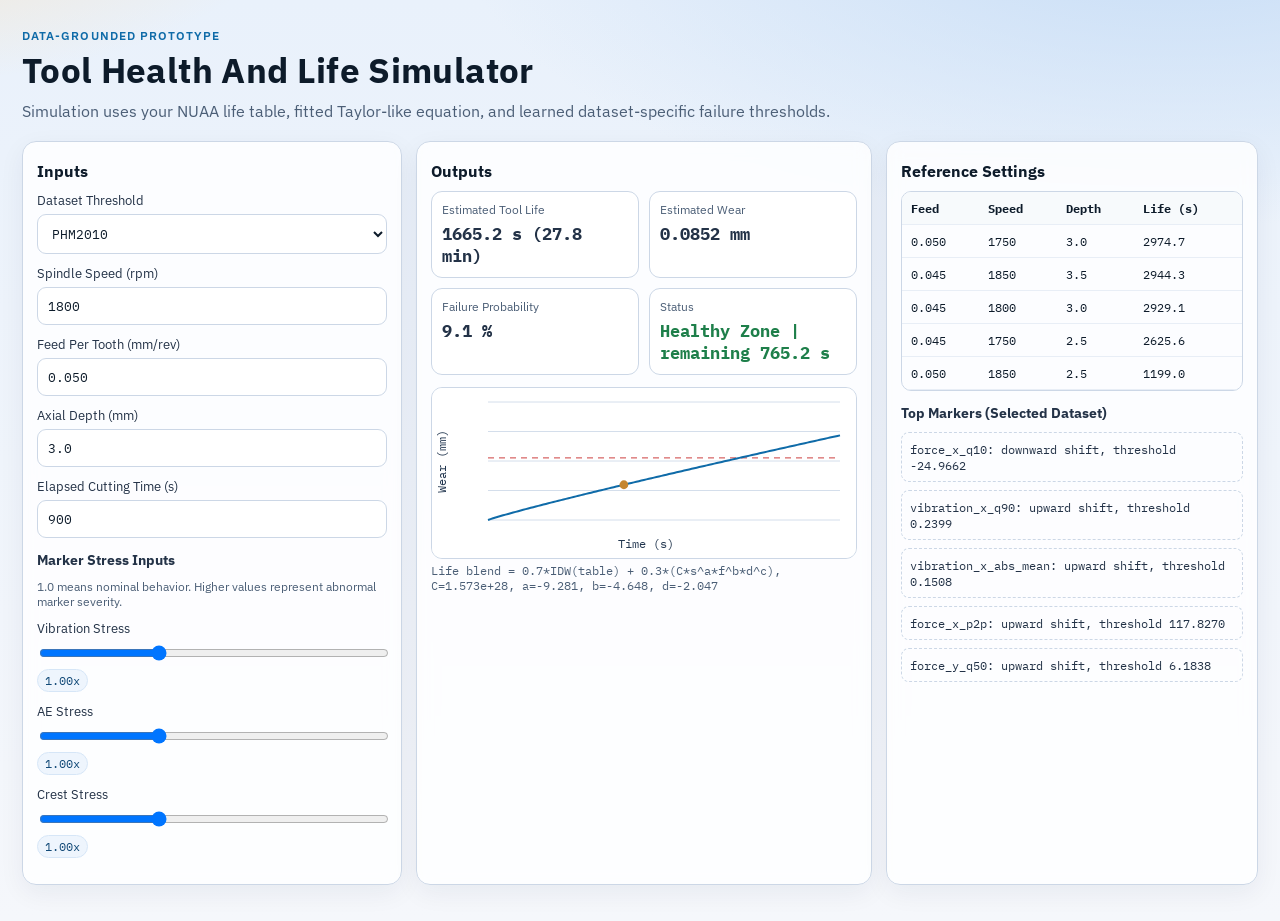
<file: simulator-web/index.html>
<!doctype html>
<html lang="en">
<head>
  <meta charset="utf-8">
  <meta name="viewport" content="width=device-width, initial-scale=1">
  <title>Tool Life Simulator</title>
  <link rel="preconnect" href="https://fonts.googleapis.com">
  <link rel="preconnect" href="https://fonts.gstatic.com" crossorigin>
  <link href="https://fonts.googleapis.com/css2?family=IBM+Plex+Mono:wght@400;500&family=IBM+Plex+Sans:wght@400;500;600&display=swap" rel="stylesheet">
  <link rel="stylesheet" href="styles.css">
</head>
<body>
  <div class="page">
    <header class="hero">
      <p class="eyebrow">Data-Grounded Prototype</p>
      <h1>Tool Health And Life Simulator</h1>
      <p class="subtitle">
        Simulation uses your NUAA life table, fitted Taylor-like equation, and learned dataset-specific failure thresholds.
      </p>
    </header>

    <main class="layout">
      <section class="panel">
        <h2>Inputs</h2>
        <div class="form-grid">
          <label>
            Dataset Threshold
            <select id="datasetSelect"></select>
          </label>

          <label>
            Spindle Speed (rpm)
            <input id="spindleInput" type="number" min="1700" max="1900" step="10" value="1800">
          </label>

          <label>
            Feed Per Tooth (mm/rev)
            <input id="feedInput" type="number" min="0.040" max="0.060" step="0.001" value="0.050">
          </label>

          <label>
            Axial Depth (mm)
            <input id="depthInput" type="number" min="2.4" max="3.6" step="0.1" value="3.0">
          </label>

          <label>
            Elapsed Cutting Time (s)
            <input id="timeInput" type="number" min="0" max="5000" step="10" value="900">
          </label>
        </div>

        <h3>Marker Stress Inputs</h3>
        <p class="muted">1.0 means nominal behavior. Higher values represent abnormal marker severity.</p>
        <div class="form-grid">
          <label>
            Vibration Stress
            <input id="vibStress" type="range" min="0.5" max="2.0" step="0.05" value="1.0">
            <span id="vibStressValue" class="chip">1.00x</span>
          </label>
          <label>
            AE Stress
            <input id="aeStress" type="range" min="0.5" max="2.0" step="0.05" value="1.0">
            <span id="aeStressValue" class="chip">1.00x</span>
          </label>
          <label>
            Crest Stress
            <input id="crestStress" type="range" min="0.5" max="2.0" step="0.05" value="1.0">
            <span id="crestStressValue" class="chip">1.00x</span>
          </label>
        </div>
      </section>

      <section class="panel">
        <h2>Outputs</h2>
        <div class="cards">
          <article class="card">
            <p>Estimated Tool Life</p>
            <h3 id="lifeText">-</h3>
          </article>
          <article class="card">
            <p>Estimated Wear</p>
            <h3 id="wearText">-</h3>
          </article>
          <article class="card">
            <p>Failure Probability</p>
            <h3 id="failureText">-</h3>
          </article>
          <article class="card">
            <p>Status</p>
            <h3 id="statusText">-</h3>
          </article>
        </div>

        <div class="chart-wrap">
          <canvas id="trajectoryCanvas" width="900" height="360"></canvas>
        </div>
        <p class="muted mono" id="equationText">-</p>
      </section>

      <section class="panel">
        <h2>Reference Settings</h2>
        <div class="table-wrap">
          <table>
            <thead>
              <tr>
                <th>Feed</th>
                <th>Speed</th>
                <th>Depth</th>
                <th>Life (s)</th>
              </tr>
            </thead>
            <tbody id="bestTableBody"></tbody>
          </table>
        </div>

        <h3>Top Markers (Selected Dataset)</h3>
        <ul id="markersList" class="markers"></ul>
      </section>
    </main>
  </div>

  <script src="app.js"></script>
</body>
</html>
</file>
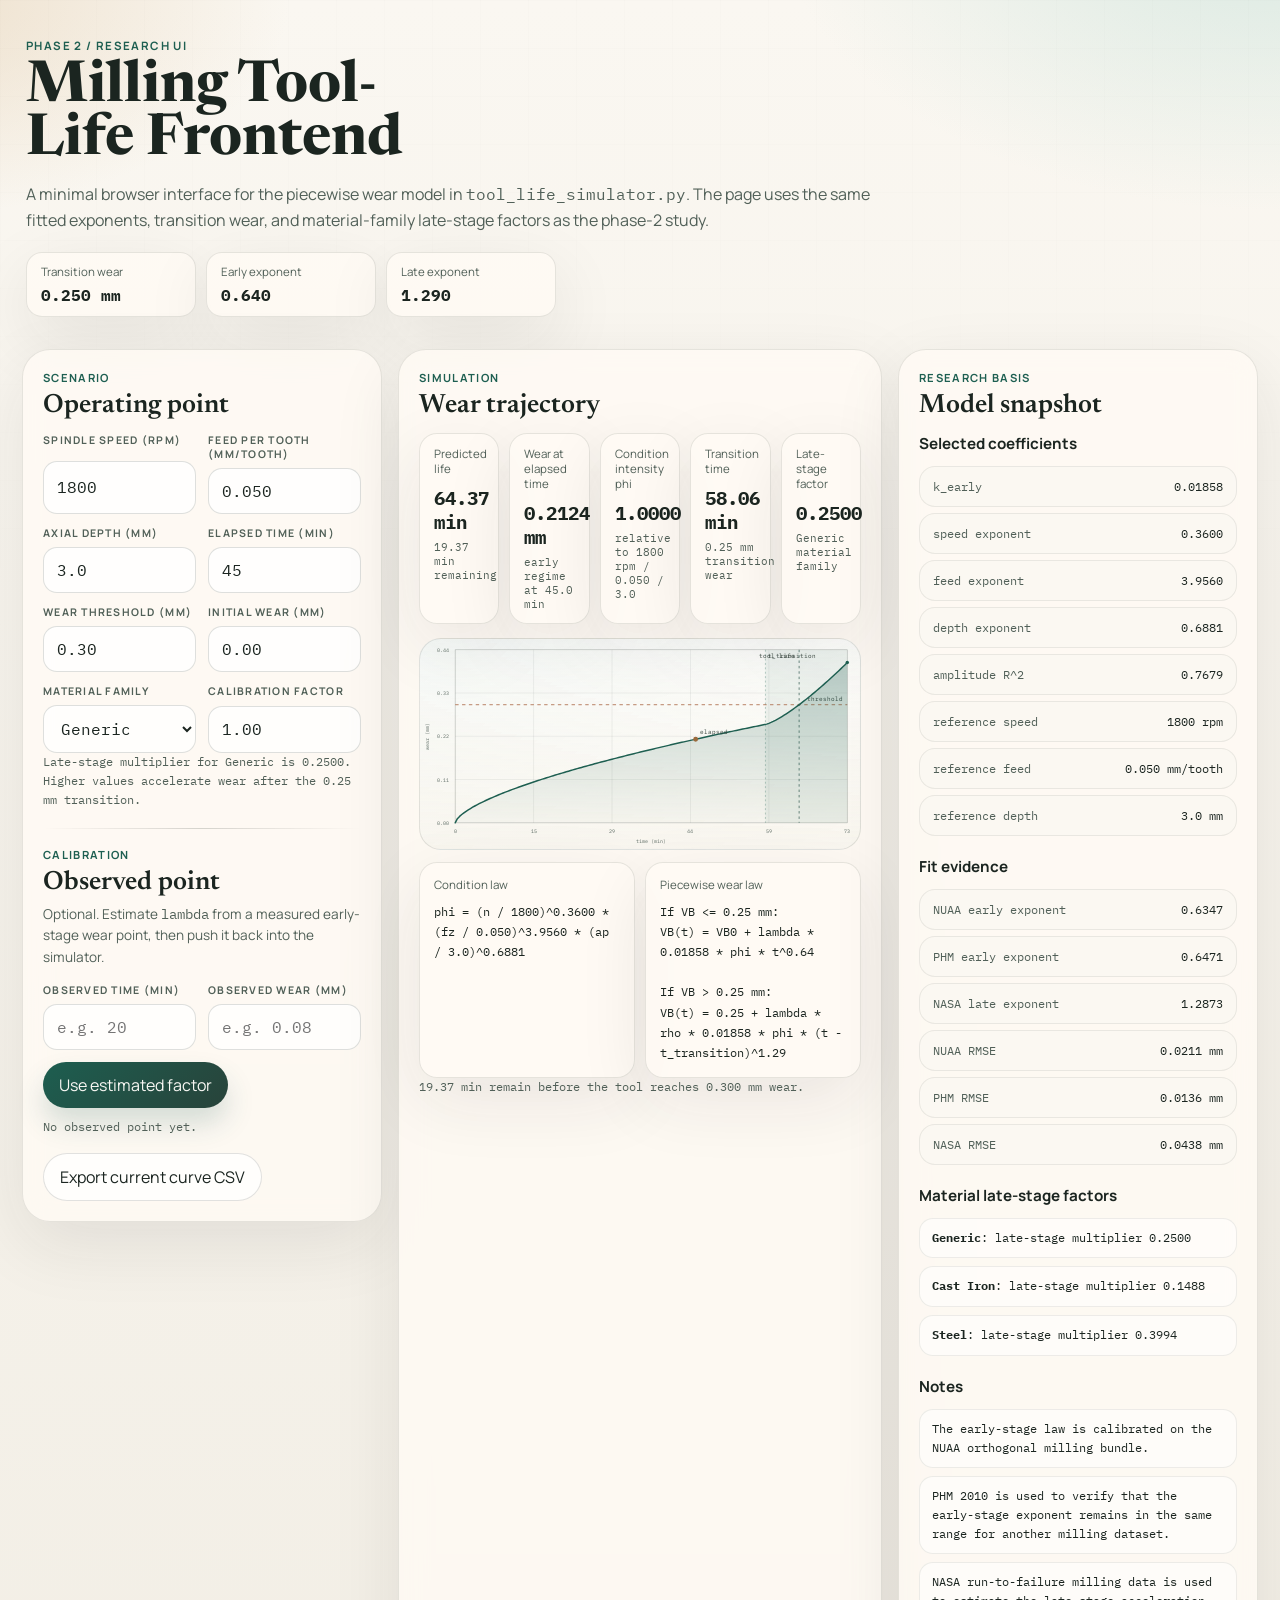
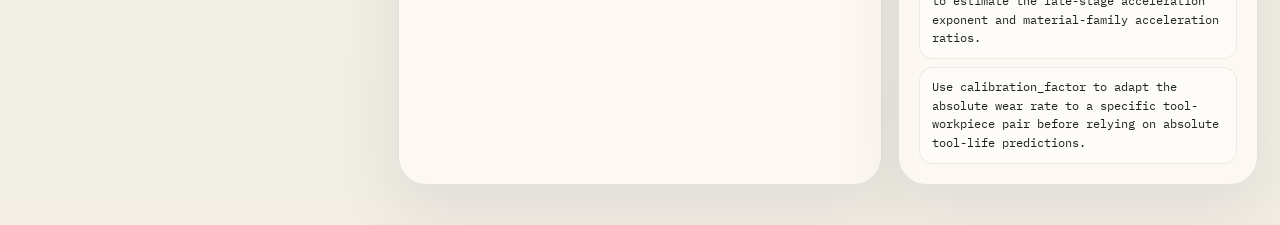
<file: phase -2/frontend/index.html>
<!doctype html>
<html lang="en">
<head>
  <meta charset="utf-8">
  <meta name="viewport" content="width=device-width, initial-scale=1">
  <title>Phase 2 Tool-Life Frontend</title>
  <link rel="preconnect" href="https://fonts.googleapis.com">
  <link rel="preconnect" href="https://fonts.gstatic.com" crossorigin>
  <link href="https://fonts.googleapis.com/css2?family=IBM+Plex+Mono:wght@400;500;600&family=Manrope:wght@400;500;600;700&family=Newsreader:opsz,wght@6..72,500;6..72,700&display=swap" rel="stylesheet">
  <link rel="stylesheet" href="styles.css">
</head>
<body>
  <div class="page">
    <header class="hero">
      <p class="eyebrow">Phase 2 / Research UI</p>
      <h1>Milling Tool-Life Frontend</h1>
      <p class="lede">
        A minimal browser interface for the piecewise wear model in <span class="mono">tool_life_simulator.py</span>.
        The page uses the same fitted exponents, transition wear, and material-family late-stage factors as the phase-2 study.
      </p>
      <div class="hero-badges">
        <div class="hero-badge">
          <span>Transition wear</span>
          <strong id="transitionWearChip">-</strong>
        </div>
        <div class="hero-badge">
          <span>Early exponent</span>
          <strong id="earlyExponentChip">-</strong>
        </div>
        <div class="hero-badge">
          <span>Late exponent</span>
          <strong id="lateExponentChip">-</strong>
        </div>
      </div>
    </header>

    <main class="workspace">
      <section class="panel controls">
        <div class="panel-head">
          <p class="kicker">Scenario</p>
          <h2>Operating point</h2>
        </div>
        <div class="form-grid">
          <label>
            <span class="label-text">Spindle speed (rpm)</span>
            <input id="speedInput" type="number" min="100" step="10" value="1800">
          </label>

          <label>
            <span class="label-text">Feed per tooth (mm/tooth)</span>
            <input id="feedInput" type="number" min="0.001" step="0.001" value="0.050">
          </label>

          <label>
            <span class="label-text">Axial depth (mm)</span>
            <input id="depthInput" type="number" min="0.1" step="0.1" value="3.0">
          </label>

          <label>
            <span class="label-text">Elapsed time (min)</span>
            <input id="elapsedInput" type="number" min="0" step="1" value="45">
          </label>

          <label>
            <span class="label-text">Wear threshold (mm)</span>
            <input id="thresholdInput" type="number" min="0.01" step="0.01" value="0.30">
          </label>

          <label>
            <span class="label-text">Initial wear (mm)</span>
            <input id="initialWearInput" type="number" min="0" step="0.01" value="0.00">
          </label>

          <label>
            <span class="label-text">Material family</span>
            <select id="materialInput">
              <option value="generic">Generic</option>
              <option value="cast_iron">Cast iron</option>
              <option value="steel">Steel</option>
            </select>
          </label>

          <label>
            <span class="label-text">Calibration factor</span>
            <input id="calibrationInput" type="number" min="0.01" step="0.01" value="1.00">
          </label>
        </div>

        <p class="support" id="materialHint">-</p>

        <div class="panel-divider"></div>

        <div class="panel-head compact-head">
          <p class="kicker">Calibration</p>
          <h2>Observed point</h2>
        </div>
        <p class="muted">
          Optional. Estimate <span class="mono">lambda</span> from a measured early-stage wear point, then push it back into the simulator.
        </p>
        <div class="form-grid compact-grid">
          <label>
            <span class="label-text">Observed time (min)</span>
            <input id="observedTimeInput" type="number" min="0" step="1" placeholder="e.g. 20">
          </label>

          <label>
            <span class="label-text">Observed wear (mm)</span>
            <input id="observedWearInput" type="number" min="0" step="0.001" placeholder="e.g. 0.08">
          </label>
        </div>

        <div class="action-row">
          <button id="calibrateButton" type="button">Use estimated factor</button>
          <span class="support mono" id="calibrationEstimate">No observed point yet.</span>
        </div>

        <div class="button-row">
          <button id="exportCsvButton" type="button" class="secondary">Export current curve CSV</button>
        </div>
      </section>

      <section class="panel visualization">
        <div class="panel-head">
          <p class="kicker">Simulation</p>
          <h2>Wear trajectory</h2>
        </div>

        <div class="metric-grid">
          <article class="metric">
            <p>Predicted life</p>
            <h3 id="lifeMetric">-</h3>
            <span id="lifeSubMetric">-</span>
          </article>

          <article class="metric">
            <p>Wear at elapsed time</p>
            <h3 id="wearMetric">-</h3>
            <span id="wearSubMetric">-</span>
          </article>

          <article class="metric">
            <p>Condition intensity phi</p>
            <h3 id="phiMetric">-</h3>
            <span id="phiSubMetric">-</span>
          </article>

          <article class="metric">
            <p>Transition time</p>
            <h3 id="transitionMetric">-</h3>
            <span id="transitionSubMetric">-</span>
          </article>

          <article class="metric">
            <p>Late-stage factor</p>
            <h3 id="lateFactorMetric">-</h3>
            <span id="lateFactorSubMetric">-</span>
          </article>
        </div>

        <div class="chart-shell">
          <svg id="curveChart" viewBox="0 0 900 430" role="img" aria-label="Predicted wear curve"></svg>
        </div>

        <div class="equation-grid">
          <div class="equation-card">
            <p>Condition law</p>
            <code id="conditionEquation">-</code>
          </div>
          <div class="equation-card">
            <p>Piecewise wear law</p>
            <code id="wearEquation">-</code>
          </div>
        </div>

        <p class="support" id="statusLine">-</p>
      </section>

      <aside class="panel research">
        <div class="panel-head">
          <p class="kicker">Research Basis</p>
          <h2>Model snapshot</h2>
        </div>

        <div class="data-block">
          <h3>Selected coefficients</h3>
          <div id="coeffTable" class="data-table"></div>
        </div>

        <div class="data-block">
          <h3>Fit evidence</h3>
          <div id="evidenceTable" class="data-table"></div>
        </div>

        <div class="data-block">
          <h3>Material late-stage factors</h3>
          <ul id="materialList" class="clean-list"></ul>
        </div>

        <div class="data-block">
          <h3>Notes</h3>
          <ul id="notesList" class="clean-list"></ul>
        </div>
      </aside>
    </main>
  </div>

  <script>
    window.__PHASE2_MODEL__ = {
      "model_name": "phase2_bi_regime_milling_wear_law",
      "equation_family": "piecewise_power_law",
      "transition_wear_mm": 0.25,
      "units": {
        "wear": "mm",
        "time": "minutes",
        "speed": "rpm",
        "feed": "mm/tooth",
        "depth": "mm"
      },
      "selected_coefficients": {
        "early_exponent": 0.64,
        "late_exponent": 1.29,
        "reference_speed_rpm": 1800.0,
        "reference_feed_mm_tooth": 0.05,
        "reference_depth_mm": 3.0,
        "k_early": 0.018580943020527416,
        "speed_exponent": 0.3599674808570783,
        "feed_exponent": 3.9560126665030144,
        "depth_exponent": 0.6880734972420561,
        "amplitude_r2": 0.7679366531421956,
        "late_stage_factor_by_material_family": {
          "generic": 0.25,
          "cast_iron": 0.1488,
          "steel": 0.3994
        }
      },
      "evidence": {
        "nuaa_early_exponent_raw": 0.6346675198604554,
        "phm_early_exponent_raw": 0.6471159036132794,
        "nasa_late_exponent_raw": 1.2873022539938623,
        "nuaa_early_rmse_mm": 0.021129073209075803,
        "phm_early_rmse_mm": 0.013622547359905953,
        "nasa_late_rmse_mm": 0.04376000521170236
      },
      "equations": {
        "condition_intensity_phi": "(speed_rpm / 1800)^speed_exponent * (feed_mm_tooth / 0.05)^feed_exponent * (depth_mm / 3.0)^depth_exponent",
        "early_regime": "wear_mm = initial_wear_mm + calibration_factor * k_early * phi * time_min^early_exponent",
        "late_regime": "wear_mm = transition_wear_mm + calibration_factor * late_stage_factor * k_early * phi * (time_min - transition_time_min)^late_exponent"
      },
      "notes": [
        "The early-stage law is calibrated on the NUAA orthogonal milling bundle.",
        "PHM 2010 is used to verify that the early-stage exponent remains in the same range for another milling dataset.",
        "NASA run-to-failure milling data is used to estimate the late-stage acceleration exponent and material-family acceleration ratios.",
        "Use calibration_factor to adapt the absolute wear rate to a specific tool-workpiece pair before relying on absolute tool-life predictions."
      ]
    };
  </script>
  <script src="app.js"></script>
</body>
</html>
</file>
<file: simulator-web/styles.css>
:root {
  --bg-0: #f5f7fb;
  --bg-1: #e9f1fb;
  --ink-0: #0d1b2a;
  --ink-1: #233247;
  --ink-2: #4b5e76;
  --line: #ccd7e6;
  --accent: #0f6ba8;
  --accent-warm: #c5862f;
  --ok: #1e7f4a;
  --warn: #b37a1a;
  --risk: #b03a2e;
  --card: rgba(255, 255, 255, 0.82);
}

* {
  box-sizing: border-box;
}

body {
  margin: 0;
  font-family: "IBM Plex Sans", "Segoe UI", sans-serif;
  color: var(--ink-0);
  background:
    radial-gradient(1200px 500px at 92% -8%, #c7ddf6 0%, transparent 60%),
    radial-gradient(900px 360px at -12% -10%, #f5e5cc 0%, transparent 50%),
    linear-gradient(180deg, var(--bg-1), var(--bg-0));
}

.page {
  max-width: 1300px;
  margin: 0 auto;
  padding: 28px 22px 36px;
}

.hero {
  margin-bottom: 20px;
  animation: rise 450ms ease both;
}

.hero h1 {
  margin: 4px 0 8px;
  font-size: clamp(1.5rem, 1.25rem + 1.6vw, 2.2rem);
  letter-spacing: 0.01em;
}

.eyebrow {
  margin: 0;
  color: var(--accent);
  text-transform: uppercase;
  letter-spacing: 0.09em;
  font-size: 0.74rem;
  font-weight: 600;
}

.subtitle {
  margin: 0;
  max-width: 940px;
  color: var(--ink-2);
}

.layout {
  display: grid;
  grid-template-columns: 1fr 1.2fr 0.9fr;
  gap: 14px;
}

.panel {
  background: var(--card);
  border: 1px solid var(--line);
  border-radius: 14px;
  padding: 14px;
  backdrop-filter: blur(8px);
  box-shadow: 0 8px 26px rgba(18, 42, 66, 0.06);
  animation: rise 550ms ease both;
}

h2, h3 {
  margin: 4px 0 10px;
}

h2 {
  font-size: 1.02rem;
}

h3 {
  font-size: 0.9rem;
  color: var(--ink-1);
}

.form-grid {
  display: grid;
  gap: 10px;
  margin-bottom: 12px;
}

label {
  display: grid;
  gap: 5px;
  font-size: 0.84rem;
  color: var(--ink-1);
}

input,
select {
  width: 100%;
  border: 1px solid var(--line);
  border-radius: 9px;
  padding: 9px 10px;
  background: rgba(255, 255, 255, 0.95);
  font-family: "IBM Plex Mono", monospace;
  color: var(--ink-0);
}

input[type="range"] {
  padding: 0;
}

.cards {
  display: grid;
  grid-template-columns: repeat(2, minmax(140px, 1fr));
  gap: 10px;
  margin-bottom: 12px;
}

.card {
  border: 1px solid var(--line);
  border-radius: 11px;
  padding: 10px;
  background: rgba(255, 255, 255, 0.78);
}

.card p {
  margin: 0;
  color: var(--ink-2);
  font-size: 0.75rem;
}

.card h3 {
  margin: 6px 0 0;
  font-size: 1.05rem;
  font-family: "IBM Plex Mono", monospace;
}

.chart-wrap {
  border: 1px solid var(--line);
  border-radius: 11px;
  overflow: hidden;
  background: #fff;
}

canvas {
  width: 100%;
  height: auto;
  display: block;
}

.table-wrap {
  overflow-x: auto;
  border: 1px solid var(--line);
  border-radius: 10px;
  margin-bottom: 12px;
}

table {
  width: 100%;
  border-collapse: collapse;
  min-width: 340px;
}

th,
td {
  font-size: 0.78rem;
  padding: 8px 9px;
  border-bottom: 1px solid #e8eef6;
  text-align: left;
  font-family: "IBM Plex Mono", monospace;
}

thead th {
  background: #f7fafc;
}

.markers {
  margin: 8px 0 0;
  padding: 0;
  list-style: none;
  display: grid;
  gap: 8px;
}

.markers li {
  border: 1px dashed var(--line);
  border-radius: 8px;
  padding: 8px;
  font-size: 0.78rem;
  color: var(--ink-1);
  font-family: "IBM Plex Mono", monospace;
}

.chip {
  justify-self: start;
  font-size: 0.74rem;
  background: #eef5fd;
  color: #124a78;
  border: 1px solid #d6e6f7;
  border-radius: 999px;
  padding: 3px 7px;
  font-family: "IBM Plex Mono", monospace;
}

.muted {
  margin: 4px 0 10px;
  color: var(--ink-2);
  font-size: 0.76rem;
}

.mono {
  font-family: "IBM Plex Mono", monospace;
}

@keyframes rise {
  from {
    transform: translateY(10px);
    opacity: 0;
  }
  to {
    transform: translateY(0);
    opacity: 1;
  }
}

@media (max-width: 1080px) {
  .layout {
    grid-template-columns: 1fr;
  }
}
</file>
<file: phase -2/frontend/styles.css>
:root {
  --paper: #f3efe6;
  --paper-strong: rgba(255, 251, 244, 0.82);
  --paper-soft: rgba(250, 247, 241, 0.7);
  --ink: #1b2520;
  --ink-soft: #516058;
  --line: rgba(27, 37, 32, 0.11);
  --accent: #1e5f51;
  --accent-soft: #dfece7;
  --warm: #9a6a3d;
  --warn: #9c6d1f;
  --shadow: 0 22px 70px rgba(28, 37, 31, 0.09);
}

* {
  box-sizing: border-box;
}

html {
  color-scheme: light;
}

body {
  margin: 0;
  color: var(--ink);
  font-family: "Manrope", "Segoe UI", sans-serif;
  background:
    radial-gradient(900px 540px at 100% -5%, rgba(201, 226, 218, 0.7) 0%, transparent 56%),
    radial-gradient(720px 380px at -10% 0%, rgba(229, 209, 180, 0.66) 0%, transparent 58%),
    linear-gradient(180deg, #faf7f1 0%, #f2eee5 100%);
}

body::before {
  content: "";
  position: fixed;
  inset: 0;
  background-image:
    linear-gradient(rgba(27, 37, 32, 0.025) 1px, transparent 1px),
    linear-gradient(90deg, rgba(27, 37, 32, 0.025) 1px, transparent 1px);
  background-size: 48px 48px;
  pointer-events: none;
  mask-image: linear-gradient(180deg, rgba(0, 0, 0, 0.4), transparent 80%);
}

.page {
  position: relative;
  max-width: 1440px;
  margin: 0 auto;
  padding: 32px 22px 40px;
}

.hero {
  margin-bottom: 18px;
  padding: 6px 4px 14px;
  animation: rise 420ms ease both;
}

.eyebrow,
.kicker,
.label-text {
  text-transform: uppercase;
  letter-spacing: 0.12em;
}

.eyebrow {
  margin: 0 0 8px;
  color: var(--accent);
  font-size: 0.72rem;
  font-weight: 700;
}

.hero h1 {
  margin: 0;
  font-family: "Newsreader", Georgia, serif;
  font-size: clamp(2.5rem, 2rem + 2vw, 4rem);
  font-weight: 700;
  line-height: 0.92;
  max-width: 10ch;
}

.lede {
  max-width: 860px;
  margin: 14px 0 0;
  color: var(--ink-soft);
  font-size: 1rem;
  line-height: 1.65;
}

.hero-badges {
  display: flex;
  flex-wrap: wrap;
  gap: 10px;
  margin-top: 18px;
}

.hero-badge,
.metric,
.equation-card {
  background: var(--paper-strong);
  border: 1px solid var(--line);
  box-shadow: var(--shadow);
}

.hero-badge {
  min-width: 170px;
  padding: 11px 14px;
  border-radius: 16px;
  backdrop-filter: blur(12px);
}

.hero-badge span {
  display: block;
  font-size: 0.72rem;
  color: var(--ink-soft);
}

.hero-badge strong {
  display: block;
  margin-top: 6px;
  font-size: 1rem;
  font-family: "IBM Plex Mono", monospace;
}

.workspace {
  display: grid;
  grid-template-columns: minmax(320px, 360px) minmax(0, 1fr) minmax(320px, 360px);
  gap: 16px;
  align-items: start;
}

.panel {
  background: var(--paper-strong);
  border: 1px solid var(--line);
  border-radius: 28px;
  padding: 20px;
  box-shadow: var(--shadow);
  backdrop-filter: blur(14px);
  animation: rise 520ms ease both;
}

.panel-head {
  margin-bottom: 14px;
}

.compact-head {
  margin-bottom: 8px;
}

.kicker {
  margin: 0 0 8px;
  color: var(--accent);
  font-size: 0.7rem;
  font-weight: 700;
}

.panel h2,
.panel h3 {
  margin: 0;
}

.panel h2 {
  font-family: "Newsreader", Georgia, serif;
  font-size: 1.65rem;
  font-weight: 600;
}

.panel h3 {
  font-size: 0.95rem;
}

.form-grid {
  display: grid;
  grid-template-columns: repeat(2, minmax(0, 1fr));
  gap: 12px;
}

.compact-grid {
  margin-bottom: 12px;
}

label {
  display: grid;
  gap: 7px;
}

.label-text {
  font-size: 0.66rem;
  color: var(--ink-soft);
  font-weight: 700;
}

input,
select,
button {
  font: inherit;
}

input,
select {
  width: 100%;
  min-height: 46px;
  border: 1px solid rgba(27, 37, 32, 0.14);
  border-radius: 14px;
  padding: 12px 13px;
  color: var(--ink);
  background: rgba(255, 255, 255, 0.74);
  box-shadow: inset 0 1px 0 rgba(255, 255, 255, 0.7);
}

input:focus,
select:focus,
button:focus {
  outline: 2px solid rgba(30, 95, 81, 0.18);
  border-color: rgba(30, 95, 81, 0.46);
  outline-offset: 2px;
}

.mono,
code,
.metric h3,
.metric span,
.support,
.data-table dt,
.data-table dd,
.clean-list,
input,
select {
  font-family: "IBM Plex Mono", monospace;
}

.panel-divider {
  height: 1px;
  margin: 18px 0;
  background: linear-gradient(90deg, transparent, rgba(27, 37, 32, 0.18), transparent);
}

.muted,
.support {
  color: var(--ink-soft);
}

.muted {
  margin: 0 0 14px;
  font-size: 0.85rem;
  line-height: 1.6;
}

.support {
  margin: 0;
  font-size: 0.74rem;
  line-height: 1.6;
}

.action-row,
.button-row {
  display: flex;
  gap: 10px;
  align-items: center;
  flex-wrap: wrap;
}

.button-row {
  margin-top: 16px;
}

button {
  border: 0;
  border-radius: 999px;
  padding: 12px 16px;
  cursor: pointer;
  color: #f9f8f4;
  background: linear-gradient(135deg, #1d5e50, #28433a);
  box-shadow: 0 16px 28px rgba(30, 95, 81, 0.18);
  transition: transform 140ms ease, box-shadow 140ms ease;
}

button:hover {
  transform: translateY(-1px);
  box-shadow: 0 18px 30px rgba(30, 95, 81, 0.22);
}

button.secondary {
  color: var(--ink);
  background: rgba(255, 255, 255, 0.72);
  border: 1px solid rgba(27, 37, 32, 0.13);
  box-shadow: none;
}

.visualization {
  min-height: 100%;
}

.metric-grid {
  display: grid;
  grid-template-columns: repeat(5, minmax(0, 1fr));
  gap: 10px;
  margin-bottom: 14px;
}

.metric {
  padding: 12px 14px;
  border-radius: 18px;
}

.metric p {
  margin: 0;
  font-size: 0.72rem;
  color: var(--ink-soft);
}

.metric h3 {
  margin: 10px 0 6px;
  font-size: clamp(1rem, 0.9rem + 0.35vw, 1.3rem);
}

.metric span {
  display: block;
  font-size: 0.7rem;
  color: var(--ink-soft);
}

.chart-shell {
  border-radius: 22px;
  overflow: hidden;
  border: 1px solid var(--line);
  background:
    linear-gradient(180deg, rgba(255, 255, 255, 0.65), rgba(249, 246, 239, 0.95)),
    linear-gradient(135deg, rgba(223, 236, 231, 0.8), rgba(248, 243, 234, 0.5));
}

#curveChart {
  display: block;
  width: 100%;
  height: auto;
}

.equation-grid {
  display: grid;
  grid-template-columns: repeat(2, minmax(0, 1fr));
  gap: 10px;
  margin-top: 12px;
}

.equation-card {
  min-height: 112px;
  padding: 14px;
  border-radius: 18px;
}

.equation-card p {
  margin: 0 0 10px;
  font-size: 0.72rem;
  color: var(--ink-soft);
}

.equation-card code {
  display: block;
  font-size: 0.74rem;
  line-height: 1.7;
  white-space: pre-wrap;
  word-break: break-word;
}

.data-block + .data-block {
  margin-top: 20px;
}

.data-block h3 {
  margin-bottom: 12px;
  color: var(--ink);
}

.data-table {
  display: grid;
  grid-template-columns: minmax(0, 1fr);
  gap: 6px;
}

.data-table dl {
  display: grid;
  grid-template-columns: minmax(0, 1fr) auto;
  gap: 6px 12px;
  margin: 0;
  padding: 12px 13px;
  border-radius: 16px;
  background: var(--paper-soft);
  border: 1px solid rgba(27, 37, 32, 0.08);
}

.data-table dt,
.data-table dd {
  margin: 0;
  font-size: 0.73rem;
}

.data-table dt {
  color: var(--ink-soft);
}

.data-table dd {
  color: var(--ink);
  text-align: right;
}

.clean-list {
  list-style: none;
  margin: 0;
  padding: 0;
  display: grid;
  gap: 8px;
}

.clean-list li {
  padding: 10px 12px;
  border-radius: 14px;
  background: rgba(255, 255, 255, 0.52);
  border: 1px solid rgba(27, 37, 32, 0.08);
  font-size: 0.73rem;
  line-height: 1.6;
}

.chart-axis {
  font-family: "IBM Plex Mono", monospace;
  font-size: 11px;
  fill: #5d6b64;
}

.chart-grid {
  stroke: rgba(27, 37, 32, 0.12);
  stroke-width: 1;
}

.chart-boundary {
  stroke: rgba(27, 37, 32, 0.22);
  stroke-width: 1.2;
}

.chart-threshold {
  stroke: #a25a33;
  stroke-width: 1.5;
  stroke-dasharray: 7 7;
}

.chart-life {
  stroke: rgba(39, 79, 71, 0.9);
  stroke-width: 1.5;
  stroke-dasharray: 5 6;
}

.chart-transition {
  stroke: rgba(30, 95, 81, 0.4);
  stroke-width: 1.5;
  stroke-dasharray: 4 5;
}

.chart-band {
  fill: rgba(30, 95, 81, 0.07);
}

.chart-fill {
  fill: url(#curve-fill);
}

.chart-line {
  fill: none;
  stroke: #1e5f51;
  stroke-width: 3;
  stroke-linecap: round;
  stroke-linejoin: round;
}

.chart-point {
  fill: #1e5f51;
}

.chart-current {
  fill: #9a6a3d;
}

.chart-label {
  font-family: "IBM Plex Mono", monospace;
  font-size: 12px;
  fill: #33413a;
}

@keyframes rise {
  from {
    opacity: 0;
    transform: translateY(12px);
  }
  to {
    opacity: 1;
    transform: translateY(0);
  }
}

@media (max-width: 1240px) {
  .workspace {
    grid-template-columns: 1fr;
  }

  .metric-grid,
  .equation-grid {
    grid-template-columns: repeat(2, minmax(0, 1fr));
  }
}

@media (max-width: 760px) {
  .page {
    padding: 18px 14px 28px;
  }

  .panel {
    padding: 16px;
    border-radius: 22px;
  }

  .hero h1 {
    max-width: none;
    line-height: 0.98;
  }

  .form-grid,
  .metric-grid,
  .equation-grid {
    grid-template-columns: 1fr;
  }

  .action-row {
    align-items: flex-start;
  }
}
</file>
